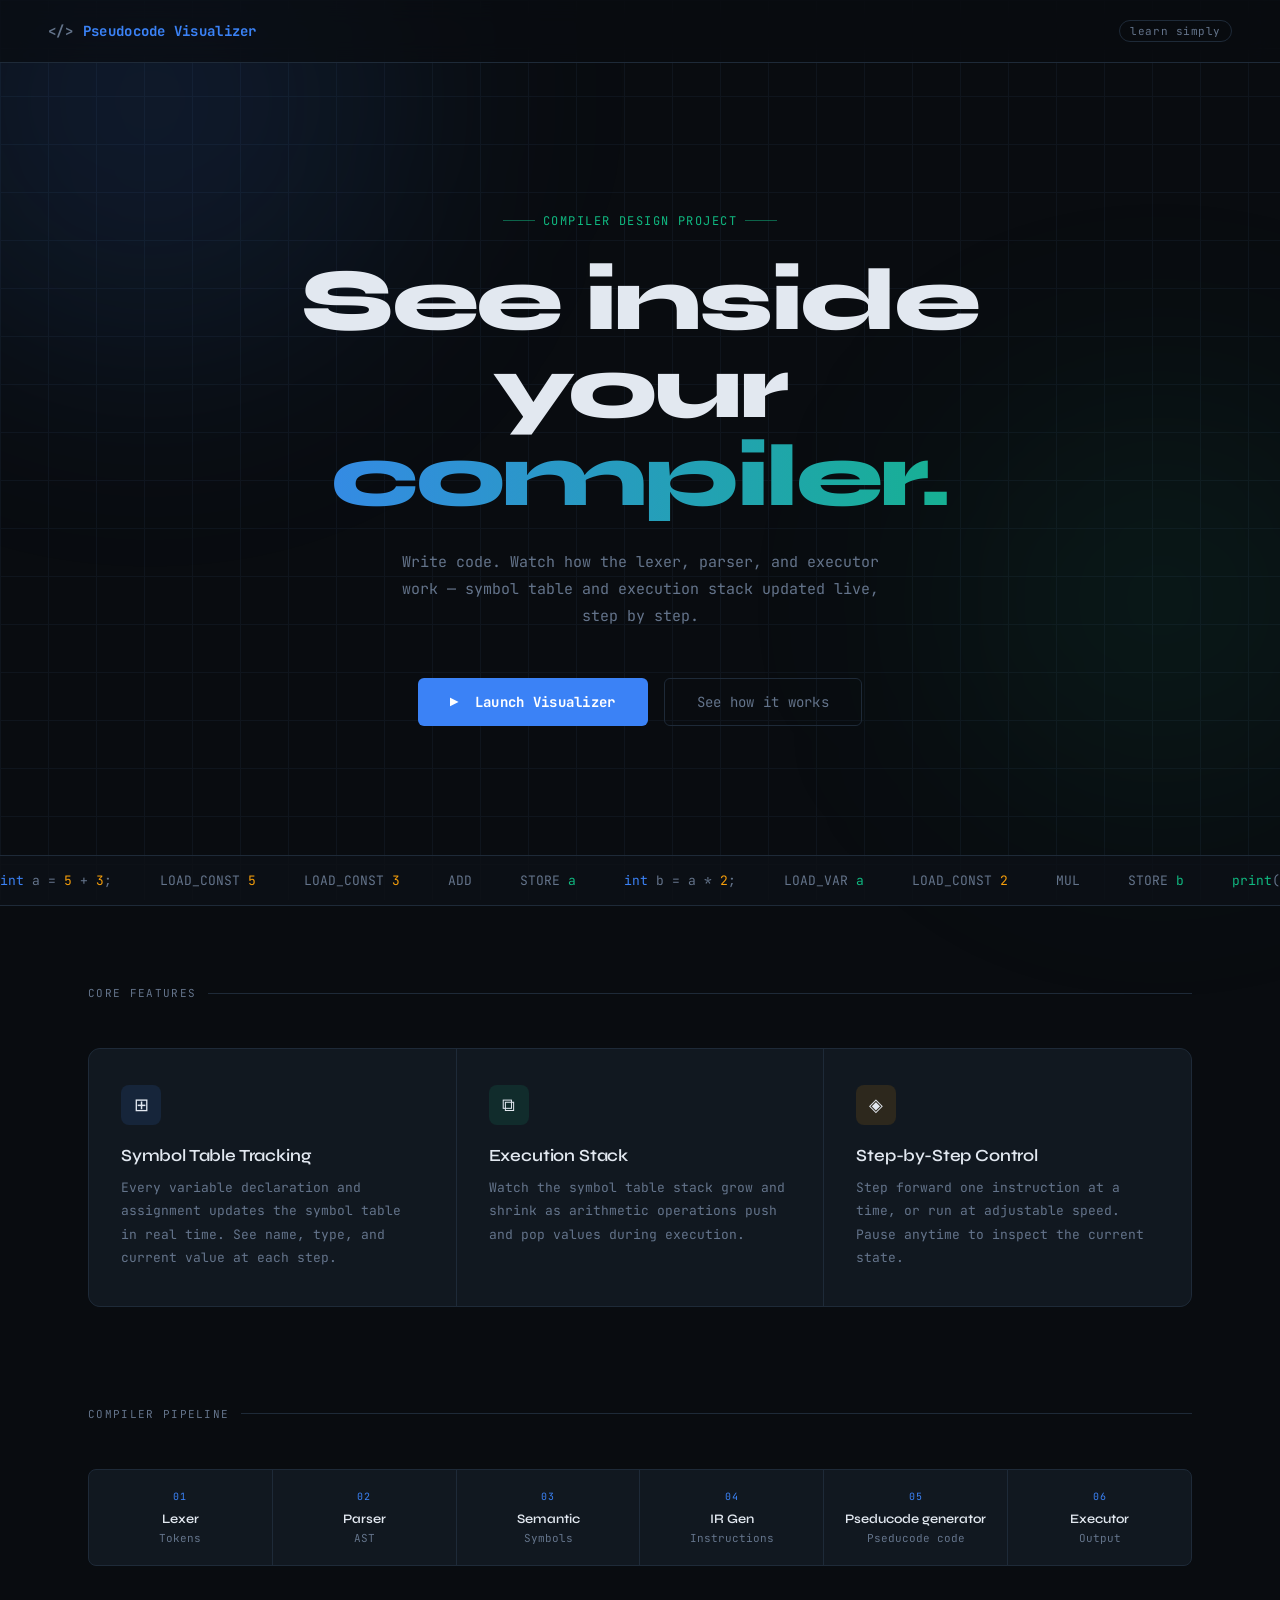
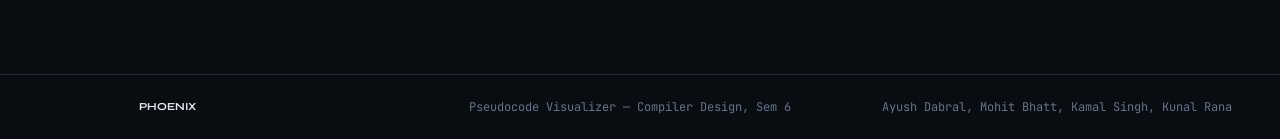
<file: compiler designe/project-root/frontend/index.html>
<!DOCTYPE html>
<html lang="en">
<head>
  <meta charset="UTF-8">
  <meta name="viewport" content="width=device-width, initial-scale=1.0">
  <title>Pseudocode Visualizer</title>
  <link rel="preconnect" href="https://fonts.googleapis.com">
  <link href="https://fonts.googleapis.com/css2?family=JetBrains+Mono:wght@400;700&family=Syne:wght@400;600;800&display=swap" rel="stylesheet">
  <style>
    *, *::before, *::after { box-sizing: border-box; margin: 0; padding: 0; }

    :root {
      --bg:       #090c10;
      --surface:  #0d1117;
      --card:     #111820;
      --border:   #1e2a38;
      --accent:   #3b82f6;
      --accent2:  #10b981;
      --accent3:  #f59e0b;
      --text:     #e2e8f0;
      --muted:    #64748b;
      --mono:     'JetBrains Mono', monospace;
      --display:  'Syne', sans-serif;
    }

    html { scroll-behavior: smooth; }

    body {
      background: var(--bg);
      color: var(--text);
      font-family: var(--display);
      min-height: 100vh;
      overflow-x: hidden;
    }

    /* ── grid bg ── */
    body::before {
      content: '';
      position: fixed;
      inset: 0;
      background-image:
        linear-gradient(var(--border) 1px, transparent 1px),
        linear-gradient(90deg, var(--border) 1px, transparent 1px);
      background-size: 48px 48px;
      opacity: 0.35;
      pointer-events: none;
      z-index: 0;
    }

    /* ── glow orbs ── */
    .orb {
      position: fixed;
      border-radius: 50%;
      filter: blur(120px);
      pointer-events: none;
      z-index: 0;
    }
    .orb-1 { width: 500px; height: 500px; background: rgba(59,130,246,0.12); top: -150px; left: -100px; }
    .orb-2 { width: 400px; height: 400px; background: rgba(16,185,129,0.08); bottom: 100px; right: -80px; }

    /* ── navbar ── */
    nav {
      position: relative;
      z-index: 10;
      display: flex;
      align-items: center;
      justify-content: space-between;
      padding: 20px 48px;
      border-bottom: 1px solid var(--border);
      backdrop-filter: blur(12px);
      background: rgba(9,12,16,0.7);
      position: sticky;
      top: 0;
    }

    .nav-logo {
      display: flex;
      align-items: center;
      gap: 10px;
      font-family: var(--mono);
      font-size: 14px;
      font-weight: 700;
      color: var(--accent);
      letter-spacing: 0.02em;
    }

    .nav-logo .bracket { color: var(--muted); }

    .nav-badge {
      font-family: var(--mono);
      font-size: 11px;
      padding: 3px 10px;
      border: 1px solid var(--border);
      border-radius: 20px;
      color: var(--muted);
      letter-spacing: 0.05em;
    }

    /* ── hero ── */
    .hero {
      position: relative;
      z-index: 1;
      min-height: 88vh;
      display: flex;
      flex-direction: column;
      align-items: center;
      justify-content: center;
      text-align: center;
      padding: 80px 24px 60px;
    }

    .hero-tag {
      font-family: var(--mono);
      font-size: 12px;
      color: var(--accent2);
      letter-spacing: 0.12em;
      text-transform: uppercase;
      margin-bottom: 28px;
      display: flex;
      align-items: center;
      gap: 8px;
    }

    .hero-tag::before,
    .hero-tag::after {
      content: '';
      width: 32px;
      height: 1px;
      background: var(--accent2);
      opacity: 0.5;
    }

    .hero h1 {
      font-size: clamp(40px, 7vw, 88px);
      font-weight: 800;
      line-height: 1.0;
      letter-spacing: -0.03em;
      margin-bottom: 28px;
      max-width: 900px;
    }

    .hero h1 .line-1 { color: var(--text); display: block; }
    .hero h1 .line-2 {
      display: block;
      background: linear-gradient(90deg, var(--accent), var(--accent2));
      -webkit-background-clip: text;
      -webkit-text-fill-color: transparent;
      background-clip: text;
    }

    .hero p {
      font-family: var(--mono);
      font-size: 15px;
      color: var(--muted);
      max-width: 520px;
      line-height: 1.8;
      margin-bottom: 48px;
    }

    .hero-actions {
      display: flex;
      gap: 16px;
      flex-wrap: wrap;
      justify-content: center;
    }

    .btn-primary {
      display: inline-flex;
      align-items: center;
      gap: 10px;
      padding: 14px 32px;
      background: var(--accent);
      color: #fff;
      font-family: var(--mono);
      font-size: 14px;
      font-weight: 700;
      border: none;
      border-radius: 6px;
      cursor: pointer;
      transition: background 0.2s, transform 0.15s, box-shadow 0.2s;
      letter-spacing: 0.02em;
      text-decoration: none;
    }

    .btn-primary:hover {
      background: #2563eb;
      transform: translateY(-2px);
      box-shadow: 0 8px 32px rgba(59,130,246,0.35);
    }

    .btn-primary:active { transform: translateY(0); }

    .btn-secondary {
      display: inline-flex;
      align-items: center;
      gap: 10px;
      padding: 14px 32px;
      background: transparent;
      color: var(--muted);
      font-family: var(--mono);
      font-size: 14px;
      border: 1px solid var(--border);
      border-radius: 6px;
      cursor: pointer;
      transition: border-color 0.2s, color 0.2s;
      letter-spacing: 0.02em;
    }

    .btn-secondary:hover { border-color: var(--accent); color: var(--accent); }

    /* ── code preview strip ── */
    .code-strip {
      position: relative;
      z-index: 1;
      width: 100%;
      overflow: hidden;
      border-top: 1px solid var(--border);
      border-bottom: 1px solid var(--border);
      padding: 16px 0;
      background: rgba(13,17,23,0.8);
      margin-bottom: 80px;
    }

    .code-strip-inner {
      display: flex;
      gap: 48px;
      white-space: nowrap;
      animation: marquee 18s linear infinite;
      font-family: var(--mono);
      font-size: 13px;
    }

    .code-strip span { color: var(--muted); }
    .code-strip .kw  { color: var(--accent); }
    .code-strip .val { color: var(--accent3); }
    .code-strip .fn  { color: var(--accent2); }

    @keyframes marquee {
      from { transform: translateX(0); }
      to   { transform: translateX(-50%); }
    }

    /* ── features ── */
    .features {
      position: relative;
      z-index: 1;
      padding: 0 48px 100px;
      max-width: 1200px;
      margin: 0 auto;
    }

    .section-label {
      font-family: var(--mono);
      font-size: 11px;
      color: var(--muted);
      letter-spacing: 0.12em;
      text-transform: uppercase;
      margin-bottom: 48px;
      display: flex;
      align-items: center;
      gap: 12px;
    }

    .section-label::after {
      content: '';
      flex: 1;
      height: 1px;
      background: var(--border);
    }

    .features-grid {
      display: grid;
      grid-template-columns: repeat(auto-fit, minmax(300px, 1fr));
      gap: 1px;
      background: var(--border);
      border: 1px solid var(--border);
      border-radius: 12px;
      overflow: hidden;
    }

    .feature-card {
      background: var(--card);
      padding: 36px 32px;
      transition: background 0.2s;
    }

    .feature-card:hover { background: #141c26; }

    .feature-icon {
      width: 40px;
      height: 40px;
      border-radius: 8px;
      display: flex;
      align-items: center;
      justify-content: center;
      font-size: 18px;
      margin-bottom: 20px;
    }

    .icon-blue  { background: rgba(59,130,246,0.12); }
    .icon-green { background: rgba(16,185,129,0.12); }
    .icon-amber { background: rgba(245,158,11,0.12); }

    .feature-card h3 {
      font-size: 17px;
      font-weight: 600;
      color: var(--text);
      margin-bottom: 10px;
      letter-spacing: -0.01em;
    }

    .feature-card p {
      font-family: var(--mono);
      font-size: 13px;
      color: var(--muted);
      line-height: 1.8;
    }

    /* ── pipeline section ── */
    .pipeline {
      position: relative;
      z-index: 1;
      padding: 0 48px 100px;
      max-width: 1200px;
      margin: 0 auto;
    }

    .pipeline-steps {
      display: flex;
      align-items: center;
      gap: 0;
      overflow-x: auto;
      padding-bottom: 8px;
    }

    .pipeline-step {
      flex: 1;
      min-width: 120px;
      background: var(--card);
      border: 1px solid var(--border);
      border-radius: 8px;
      padding: 20px 16px;
      text-align: center;
      position: relative;
    }

    .pipeline-step + .pipeline-step { margin-left: -1px; border-radius: 0; }
    .pipeline-step:first-child { border-radius: 8px 0 0 8px; }
    .pipeline-step:last-child  { border-radius: 0 8px 8px 0; }

    .step-num {
      font-family: var(--mono);
      font-size: 10px;
      color: var(--accent);
      letter-spacing: 0.1em;
      margin-bottom: 8px;
    }

    .step-name {
      font-size: 13px;
      font-weight: 600;
      color: var(--text);
      margin-bottom: 4px;
    }

    .step-desc {
      font-family: var(--mono);
      font-size: 11px;
      color: var(--muted);
    }

    /* ── footer ── */
    footer {
      position: relative;
      z-index: 1;
      border-top: 1px solid var(--border);
      padding: 24px 48px;
      display: flex;
      justify-content: space-between;
      align-items: center;
    }

    footer p {
      font-family: var(--mono);
      font-size: 12px;
      color: var(--muted);
    }

    /* ── animations ── */
    .fade-up {
      opacity: 0;
      transform: translateY(24px);
      animation: fadeUp 0.7s ease forwards;
    }

    @keyframes fadeUp {
      to { opacity: 1; transform: translateY(0); }
    }

    .delay-1 { animation-delay: 0.1s; }
    .delay-2 { animation-delay: 0.2s; }
    .delay-3 { animation-delay: 0.35s; }
    .delay-4 { animation-delay: 0.5s; }

    /* ── responsive ── */
    @media (max-width: 768px) {
      nav { padding: 16px 20px; }
      .hero { padding: 60px 20px 40px; }
      .features, .pipeline { padding-left: 20px; padding-right: 20px; }
      footer { flex-direction: column; gap: 8px; text-align: center; }
    }
  </style>
</head>
<body>

  <div class="orb orb-1"></div>
  <div class="orb orb-2"></div>

  <!-- navbar -->
  <nav>
    <div class="nav-logo">
      <span class="bracket">&lt;/&gt;</span>
      Pseudocode Visualizer
    </div>
    <span class="nav-badge">learn simply</span>
  </nav>

  <!-- hero -->
  <section class="hero">
    <div class="hero-tag fade-up">Compiler Design Project</div>

    <h1 class="fade-up delay-1">
      <span class="line-1">See inside your</span>
      <span class="line-2">compiler.</span>
    </h1>

    <p class="fade-up delay-2">
      Write code. Watch how the lexer, parser, and executor work — symbol table and execution stack updated live, step by step.
    </p>

    <div class="hero-actions fade-up delay-3">
      <button class="btn-primary" onclick="startApp()">
        ▶ &nbsp;Launch Visualizer
      </button>
      <button class="btn-secondary" onclick="scrollToFeatures()">
        See how it works
      </button>
    </div>
  </section>

  <!-- scrolling code strip -->
  <div class="code-strip">
    <div class="code-strip-inner">
      <!-- duplicate for seamless loop -->
      <span><span class="kw">int</span> a = <span class="val">5</span> + <span class="val">3</span>;</span>
      <span>LOAD_CONST <span class="val">5</span></span>
      <span>LOAD_CONST <span class="val">3</span></span>
      <span>ADD</span>
      <span>STORE <span class="fn">a</span></span>
      <span><span class="kw">int</span> b = a * <span class="val">2</span>;</span>
      <span>LOAD_VAR <span class="fn">a</span></span>
      <span>LOAD_CONST <span class="val">2</span></span>
      <span>MUL</span>
      <span>STORE <span class="fn">b</span></span>
      <span><span class="fn">print</span>(b);</span>
      <span>PRINT → OUTPUT: <span class="val">16</span></span>
      &nbsp;&nbsp;&nbsp;&nbsp;&nbsp;&nbsp;
      <span><span class="kw">int</span> a = <span class="val">5</span> + <span class="val">3</span>;</span>
      <span>LOAD_CONST <span class="val">5</span></span>
      <span>LOAD_CONST <span class="val">3</span></span>
      <span>ADD</span>
      <span>STORE <span class="fn">a</span></span>
      <span><span class="kw">int</span> b = a * <span class="val">2</span>;</span>
      <span>LOAD_VAR <span class="fn">a</span></span>
      <span>LOAD_CONST <span class="val">2</span></span>
      <span>MUL</span>
      <span>STORE <span class="fn">b</span></span>
      <span><span class="fn">print</span>(b);</span>
      <span>PRINT → OUTPUT: <span class="val">16</span></span>
    </div>
  </div>

  <!-- features -->
  <section class="features" id="features">
    <div class="section-label">Core features</div>
    <div class="features-grid">
      <div class="feature-card">
        <div class="feature-icon icon-blue">⊞</div>
        <h3>Symbol Table Tracking</h3>
        <p>Every variable declaration and assignment updates the symbol table in real time. See name, type, and current value at each step.</p>
      </div>
      <div class="feature-card">
        <div class="feature-icon icon-green">⧉</div>
        <h3>Execution Stack</h3>
        <p>Watch the symbol table stack grow and shrink as arithmetic operations push and pop values during execution.</p>
      </div>
      <div class="feature-card">
        <div class="feature-icon icon-amber">◈</div>
        <h3>Step-by-Step Control</h3>
        <p>Step forward one instruction at a time, or run at adjustable speed. Pause anytime to inspect the current state.</p>
      </div>
    </div>
  </section>

  <!-- pipeline -->
  <section class="pipeline">
    <div class="section-label">Compiler pipeline</div>
    <div class="pipeline-steps">
      <div class="pipeline-step">
        <div class="step-num">01</div>
        <div class="step-name">Lexer</div>
        <div class="step-desc">Tokens</div>
      </div>
      <div class="pipeline-step">
        <div class="step-num">02</div>
        <div class="step-name">Parser</div>
        <div class="step-desc">AST</div>
      </div>
      <div class="pipeline-step">
        <div class="step-num">03</div>
        <div class="step-name">Semantic</div>
        <div class="step-desc">Symbols</div>
      </div>
      <div class="pipeline-step">
        <div class="step-num">04</div>
        <div class="step-name">IR Gen</div>
        <div class="step-desc">Instructions</div>
      </div>
      <div class="pipeline-step">
        <div class="step-num">05</div>
        <div class="step-name">Pseducode generator</div>
        <div class="step-desc">Pseducode code</div>
      </div>
      <div class="pipeline-step">
        <div class="step-num">06</div>
        <div class="step-name">Executor</div>
        <div class="step-desc">Output</div>
      </div>
    </div>
  </section>

  <footer>
    <p><h6>PHOENIX<h6></h6></p>
    <p>Pseudocode Visualizer — Compiler Design, Sem 6</p>
    <p>Ayush Dabral, Mohit Bhatt, Kamal Singh, Kunal Rana</p>
  </footer>

  <script>
    function startApp() {
      window.location.href = 'app.html';
    }

    function scrollToFeatures() {
      document.getElementById('features').scrollIntoView({ behavior: 'smooth' });
    }
  </script>

</body>
</html>
</file>
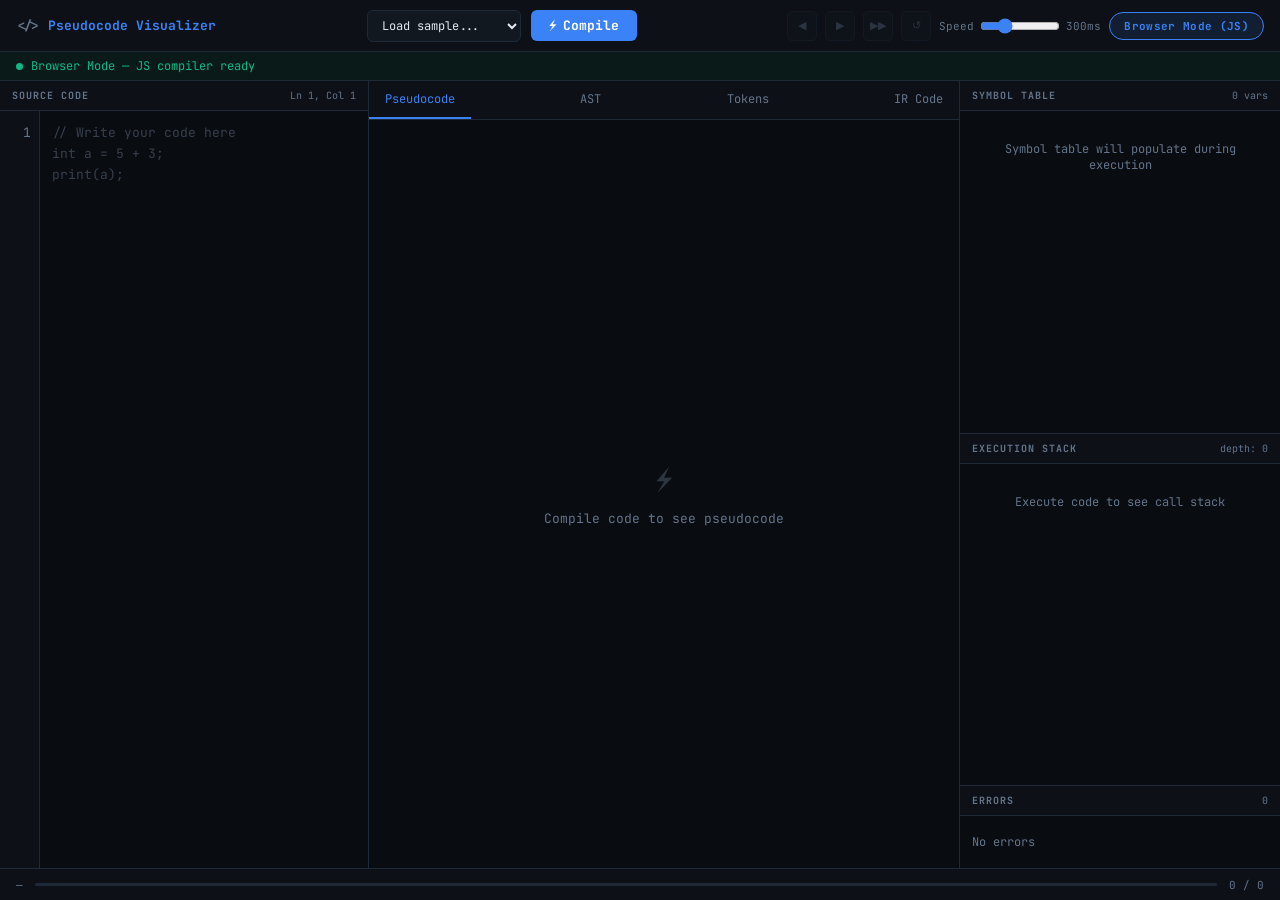
<file: compiler designe/project-root/frontend/app.html>
<!DOCTYPE html>
<html lang="en">
<head>
  <meta charset="UTF-8">
  <meta name="viewport" content="width=device-width, initial-scale=1.0">
  <title>Pseudocode Visualizer</title>
  <link rel="preconnect" href="https://fonts.googleapis.com">
  <link href="https://fonts.googleapis.com/css2?family=JetBrains+Mono:wght@400;700&family=Syne:wght@400;600;800&display=swap" rel="stylesheet">
  <link rel="stylesheet" href="css/layout.css">
  <link rel="stylesheet" href="css/style.css">
</head>
<body>
 
  <!-- ── NAVBAR ── -->
  <nav class="navbar">
    <div class="nav-left">
      <a href="index.html" class="nav-logo">
        <span class="bracket">&lt;/&gt;</span>
        Pseudocode Visualizer
      </a>
    </div>
 
    <div class="nav-center">
      <!-- Sample loader -->
      <div class="dropdown-wrap">
        <select id="sampleSelect" onchange="loadSample(this.value)">
          <option value="">Load sample...</option>
          <option value="basic">Basic arithmetic</option>
        </select>
      </div>
 
      <!-- Compile -->
      <button id="btnCompile" class="btn-compile" onclick="handleCompile().catch(e => showErrors([e.message]))">
        <span class="btn-icon">⚡</span> Compile
      </button>
    </div>
 
    <div class="nav-right">
      <!-- Step controls -->
      <button id="btnStepBack" class="ctrl-btn" onclick="handleStepBack()" disabled title="Step back">◀</button>
      <button id="btnStepFwd"  class="ctrl-btn" onclick="handleStepForward()" disabled title="Step forward">▶</button>
      <button id="btnRun"      class="ctrl-btn" onclick="handleRun()" disabled title="Run all">▶▶</button>
      <button id="btnReset"    class="ctrl-btn" onclick="handleReset()" disabled title="Reset">↺</button>
 
      <!-- Speed -->
      <div class="speed-wrap">
        <span class="speed-label">Speed</span>
        <input type="range" id="speedSlider" min="50" max="1000" value="300" step="50"
               oninput="handleSpeed(this.value)">
        <span id="speedVal" class="speed-label">300ms</span>
      </div>
 
      <!-- Mode toggle -->
      <button id="btnMode" class="btn-mode js-mode" onclick="toggleMode()" title="Switch compiler mode">
        <span id="modeLabel">Browser Mode (JS)</span>
      </button>
    </div>
  </nav>
 
  <!-- STATUS BAR -->
  <div id="statusBar" class="status-bar hidden">
    <span id="statusDot" class="status-dot"></span>
    <span id="statusText">—</span>
  </div>
 
  <!-- ── MAIN LAYOUT ── -->
  <div class="app-body">
 
    <!-- LEFT: source editor -->
    <div class="pane pane-editor">
      <div class="pane-header">
        <span class="pane-title">SOURCE CODE</span>
        <span id="cursorPos" class="pane-meta">Ln 1, Col 1</span>
      </div>
      <div class="editor-wrap">
        <div class="line-numbers" id="lineNumbers">1</div>
        <textarea
          id="codeEditor"
          class="code-editor"
          spellcheck="false"
          autocomplete="off"
          autocorrect="off"
          placeholder="// Write your code here&#10;int a = 5 + 3;&#10;print(a);"
          oninput="handleEditorInput()"
          onkeydown="handleEditorKey(event)"
          onscroll="syncScroll()"
          onclick="updateCursor()"
          onkeyup="updateCursor()"
        ></textarea>
      </div>
    </div>
 
    <!-- MIDDLE: output tabs -->
    <div class="pane pane-output">
      <div class="pane-header tabs-header">
        <button class="tab active" onclick="switchTab('pseudocode', this)">Pseudocode</button>
        <button class="tab" onclick="switchTab('ast', this)">AST</button>
        <button class="tab" onclick="switchTab('tokens', this)">Tokens</button>
        <button class="tab" onclick="switchTab('ir', this)">IR Code</button>
      </div>
 
      <div id="tab-pseudocode" class="tab-content active">
        <div class="empty-state" id="pseudoEmpty">
          <div class="empty-icon">⚡</div>
          <p>Compile code to see pseudocode</p>
        </div>
        <div id="pseudocodeOutput" class="pseudo-output"></div>
      </div>
 
      <div id="tab-ast" class="tab-content">
        <div class="empty-state" id="astEmpty">
          <div class="empty-icon">🌲</div>
          <p>Compile code to see AST</p>
        </div>
        <div id="astOutput" class="ast-canvas-wrap">
          <svg id="astSvg" class="ast-svg"></svg>
        </div>
      </div>
 
      <div id="tab-tokens" class="tab-content">
        <div class="empty-state" id="tokensEmpty">
          <div class="empty-icon">◈</div>
          <p>Compile code to see tokens</p>
        </div>
        <div id="tokensOutput" class="tokens-grid"></div>
      </div>
 
      <div id="tab-ir" class="tab-content">
        <div class="empty-state" id="irEmpty">
          <div class="empty-icon">⊞</div>
          <p>Compile code to see IR</p>
        </div>
        <div id="irOutput" class="ir-output"></div>
      </div>
    </div>
 
    <!-- RIGHT: symbol table, stack, errors -->
    <div class="pane pane-sidebar">
 
      <div class="sidebar-section">
        <div class="pane-header">
          <span class="pane-title">SYMBOL TABLE</span>
          <span id="symCount" class="pane-meta">0 vars</span>
        </div>
        <div id="symbolTable" class="symbol-table">
          <div class="empty-state-sm">Symbol table will populate during execution</div>
        </div>
      </div>
 
      <div class="sidebar-section">
        <div class="pane-header">
          <span class="pane-title">EXECUTION STACK</span>
          <span id="stackDepth" class="pane-meta">depth: 0</span>
        </div>
        <div id="execStack" class="exec-stack">
          <div class="empty-state-sm">Execute code to see call stack</div>
        </div>
      </div>
 
      <div class="sidebar-section sidebar-errors">
        <div class="pane-header">
          <span class="pane-title">ERRORS</span>
          <span id="errCount" class="pane-meta">0</span>
        </div>
        <div id="errorsPanel" class="errors-panel">
          <div class="no-errors">No errors</div>
        </div>
      </div>
 
    </div>
  </div>
 
  <!-- ── STEP INDICATOR BAR ── -->
  <div class="step-bar" id="stepBar">
    <span id="stepInfo" class="step-info">—</span>
    <div class="step-progress">
      <div class="step-progress-fill" id="stepFill" style="width:0%"></div>
    </div>
    <span id="stepCounter" class="step-info">0 / 0</span>
  </div>
 
  <!-- ── SCRIPTS (order matters) ── -->
  <script src="js/utils/helpers.js"></script>
  <script src="js/state.js"></script>
  <script src="js/api.js"></script>
  <script src="js/components/editor.js"></script>
  <script src="js/components/symbolTable.js"></script>
  <script src="js/components/stackView.js"></script>
  <script src="js/components/pseducode.js"></script>
  <script src="js/components/controls.js"></script>
  <script src="js/main.js"></script>
 
</body>
</html>
</file>
<file: compiler designe/project-root/frontend/css/layout.css>
*, *::before, *::after { box-sizing: border-box; margin: 0; padding: 0; }
 
html, body {
  height: 100%;
  overflow: hidden;
}
 
body {
  display: flex;
  flex-direction: column;
}
 
/* navbar */
.navbar {
  flex-shrink: 0;
  display: flex;
  align-items: center;
  justify-content: space-between;
  gap: 12px;
  height: 52px;
  padding: 0 16px;
  z-index: 100;
}
 
.nav-left  { display: flex; align-items: center; min-width: 200px; }
.nav-center { display: flex; align-items: center; gap: 10px; flex: 1; justify-content: center; }
.nav-right { display: flex; align-items: center; gap: 8px; min-width: 200px; justify-content: flex-end; }
 
/* main 3-column layout */
.app-body {
  flex: 1;
  display: grid;
  grid-template-columns: 1fr 1.6fr 320px;
  min-height: 0;
  overflow: hidden;
}
 
.pane {
  display: flex;
  flex-direction: column;
  min-height: 0;
  overflow: hidden;
}
 
/* editor pane */
.pane-editor { border-right: 1px solid var(--border); }
 
.editor-wrap {
  display: flex;
  flex: 1;
  min-height: 0;
  overflow: hidden;
}
 
.line-numbers {
  flex-shrink: 0;
  width: 40px;
  padding: 12px 8px;
  text-align: right;
  overflow: hidden;
  white-space: pre;
  line-height: 1.6;
  user-select: none;
}
 
.code-editor {
  flex: 1;
  resize: none;
  border: none;
  outline: none;
  padding: 12px;
  line-height: 1.6;
  overflow-y: auto;
  white-space: pre;
  overflow-wrap: normal;
}
 
/* output pane */
.pane-output { border-right: 1px solid var(--border); }
 
.tabs-header {
  display: flex;
  gap: 0;
  padding: 0 !important;
}
 
.tab-content {
  display: none;
  flex: 1;
  overflow-y: auto;
  padding: 16px;
}
 
.tab-content.active { display: flex; flex-direction: column; }
 
/* sidebar */
.pane-sidebar {
  display: flex;
  flex-direction: column;
  overflow: hidden;
}
 
.sidebar-section {
  display: flex;
  flex-direction: column;
  flex: 1;
  min-height: 0;
  overflow: hidden;
  border-bottom: 1px solid var(--border);
}
 
.sidebar-section:last-child { border-bottom: none; }
 
.sidebar-errors { flex: 0 0 auto; min-height: 80px; max-height: 160px; }
 
.symbol-table,
.exec-stack,
.errors-panel {
  flex: 1;
  overflow-y: auto;
  padding: 10px 12px;
}
 
/* step bar */
.step-bar {
  flex-shrink: 0;
  height: 32px;
  display: flex;
  align-items: center;
  gap: 12px;
  padding: 0 16px;
  border-top: 1px solid var(--border);
}
 
.step-progress {
  flex: 1;
  height: 3px;
  border-radius: 2px;
  background: var(--border);
  overflow: hidden;
}
 
.step-progress-fill {
  height: 100%;
  background: var(--accent);
  border-radius: 2px;
  transition: width 0.2s ease;
}
 
/* ── status bar layout ── */
.status-bar {
  flex-shrink: 0;
  z-index: 5;
}
</file>
<file: compiler designe/project-root/frontend/css/style.css>
:root {
  --bg:       #090c10;
  --surface:  #0d1117;
  --card:     #111820;
  --border:   #1e2a38;
  --accent:   #3b82f6;
  --accent2:  #10b981;
  --accent3:  #f59e0b;
  --red:      #ef4444;
  --text:     #e2e8f0;
  --muted:    #64748b;
  --mono:     'JetBrains Mono', monospace;
  --display:  'Syne', sans-serif;
}
 
body {
  background: var(--bg);
  color: var(--text);
  font-family: var(--display);
  font-size: 14px;
}
 
/* ── navbar ── */
.navbar {
  background: var(--surface);
  border-bottom: 1px solid var(--border);
}
 
.nav-logo {
  display: flex;
  align-items: center;
  gap: 8px;
  font-family: var(--mono);
  font-size: 13px;
  font-weight: 700;
  color: var(--accent);
  text-decoration: none;
}
 
.nav-logo .bracket { color: var(--muted); }
 
.dropdown-wrap select {
  background: var(--card);
  color: var(--text);
  border: 1px solid var(--border);
  border-radius: 6px;
  padding: 6px 10px;
  font-family: var(--mono);
  font-size: 12px;
  cursor: pointer;
  outline: none;
}
 
.dropdown-wrap select:focus { border-color: var(--accent); }
 
.btn-compile {
  display: inline-flex;
  align-items: center;
  gap: 6px;
  padding: 7px 18px;
  background: var(--accent);
  color: #fff;
  font-family: var(--mono);
  font-size: 13px;
  font-weight: 700;
  border: none;
  border-radius: 6px;
  cursor: pointer;
  transition: background 0.15s, transform 0.1s;
}
 
.btn-compile:hover  { background: #2563eb; }
.btn-compile:active { transform: scale(0.97); }
.btn-compile.running { background: var(--accent3); }
 
.ctrl-btn {
  width: 30px;
  height: 30px;
  display: flex;
  align-items: center;
  justify-content: center;
  background: var(--card);
  color: var(--muted);
  border: 1px solid var(--border);
  border-radius: 5px;
  font-size: 11px;
  cursor: pointer;
  transition: color 0.15s, border-color 0.15s;
}
 
.ctrl-btn:hover:not(:disabled) { color: var(--text); border-color: var(--accent); }
.ctrl-btn:disabled { opacity: 0.35; cursor: not-allowed; }
 
.speed-wrap {
  display: flex;
  align-items: center;
  gap: 6px;
}
 
.speed-label {
  font-family: var(--mono);
  font-size: 11px;
  color: var(--muted);
  white-space: nowrap;
}
 
#speedSlider {
  width: 80px;
  accent-color: var(--accent);
}
 
/* ── pane headers ── */
.pane-header {
  display: flex;
  align-items: center;
  justify-content: space-between;
  padding: 8px 12px;
  border-bottom: 1px solid var(--border);
  background: var(--surface);
  flex-shrink: 0;
}
 
.pane-title {
  font-family: var(--mono);
  font-size: 10px;
  font-weight: 700;
  color: var(--muted);
  letter-spacing: 0.1em;
}
 
.pane-meta {
  font-family: var(--mono);
  font-size: 10px;
  color: var(--muted);
}
 
/* ── tabs ── */
.tab {
  padding: 10px 16px;
  background: transparent;
  color: var(--muted);
  border: none;
  border-bottom: 2px solid transparent;
  font-family: var(--mono);
  font-size: 12px;
  cursor: pointer;
  transition: color 0.15s, border-color 0.15s;
}
 
.tab:hover  { color: var(--text); }
.tab.active { color: var(--accent); border-bottom-color: var(--accent); }
 
/* ── editor ── */
.line-numbers {
  background: var(--surface);
  color: var(--muted);
  font-family: var(--mono);
  font-size: 13px;
  border-right: 1px solid var(--border);
}
 
.code-editor {
  background: var(--bg);
  color: var(--text);
  font-family: var(--mono);
  font-size: 13px;
  caret-color: var(--accent);
}
 
.code-editor::placeholder { color: var(--muted); opacity: 0.5; }
 
/* ── pseudocode output ── */
.pseudo-output { width: 100%; }
 
.pseudo-line {
  display: flex;
  align-items: center;
  gap: 10px;
  padding: 5px 8px;
  border-radius: 4px;
  font-family: var(--mono);
  font-size: 13px;
  margin-bottom: 2px;
  transition: background 0.15s;
}
 
.pseudo-line.active {
  background: rgba(59,130,246,0.15);
  border-left: 2px solid var(--accent);
}
 
.pseudo-line.done { opacity: 0.45; }
 
.pseudo-line-num {
  color: var(--muted);
  font-size: 11px;
  min-width: 20px;
  text-align: right;
}
 
.pseudo-line-text { color: var(--text); }
 
.kw  { color: #7dd3fc; }
.val { color: #fbbf24; }
.fn  { color: #86efac; }
.op  { color: var(--muted); }
 
/* ── tokens grid ── */
.tokens-grid {
  display: flex;
  flex-wrap: wrap;
  gap: 6px;
  align-content: flex-start;
}
 
.token-chip {
  display: inline-flex;
  flex-direction: column;
  align-items: center;
  padding: 6px 10px;
  border-radius: 6px;
  border: 1px solid var(--border);
  background: var(--card);
  min-width: 60px;
}
 
.token-type {
  font-family: var(--mono);
  font-size: 9px;
  color: var(--accent);
  letter-spacing: 0.08em;
  text-transform: uppercase;
  margin-bottom: 3px;
}
 
.token-val {
  font-family: var(--mono);
  font-size: 12px;
  color: var(--text);
}
 
/* ── IR output ── */
.ir-output { width: 100%; }
 
.ir-line {
  display: flex;
  align-items: center;
  gap: 12px;
  padding: 4px 8px;
  border-radius: 4px;
  font-family: var(--mono);
  font-size: 13px;
  margin-bottom: 1px;
}
 
.ir-line.active {
  background: rgba(245,158,11,0.15);
  border-left: 2px solid var(--accent3);
}
 
.ir-line.done { opacity: 0.4; }
 
.ir-idx  { color: var(--muted); font-size: 10px; min-width: 24px; text-align: right; }
.ir-op   { color: var(--accent3); font-weight: 700; min-width: 96px; }
.ir-arg  { color: var(--text); }
 
/* ── AST output ── */
.mono-output {
  font-family: var(--mono);
  font-size: 12px;
  color: var(--text);
  line-height: 1.7;
  white-space: pre;
}
 
/* ── symbol table ── */
.sym-table {
  width: 100%;
  border-collapse: collapse;
}
 
.sym-table th {
  font-family: var(--mono);
  font-size: 10px;
  color: var(--muted);
  letter-spacing: 0.08em;
  text-transform: uppercase;
  padding: 4px 8px;
  text-align: left;
  border-bottom: 1px solid var(--border);
}
 
.sym-table td {
  font-family: var(--mono);
  font-size: 12px;
  padding: 6px 8px;
  border-bottom: 1px solid rgba(30,42,56,0.5);
  transition: background 0.2s;
}
 
.sym-table tr.updated td { background: rgba(59,130,246,0.1); }
 
.sym-name  { color: var(--text); }
.sym-type  { color: var(--accent); }
.sym-value { color: var(--accent3); }
 
/* ── execution stack ── */
.stack-frame {
  display: flex;
  align-items: center;
  justify-content: center;
  padding: 8px 12px;
  margin-bottom: 4px;
  background: var(--card);
  border: 1px solid var(--border);
  border-radius: 6px;
  font-family: var(--mono);
  font-size: 13px;
  color: var(--text);
  transition: all 0.2s ease;
}
 
.stack-frame.new {
  background: rgba(59,130,246,0.12);
  border-color: var(--accent);
  color: var(--accent);
}
 
/* ── errors ── */
.no-errors {
  font-family: var(--mono);
  font-size: 12px;
  color: var(--muted);
  padding: 8px 0;
}
 
.error-item {
  display: flex;
  gap: 8px;
  align-items: flex-start;
  padding: 6px 8px;
  margin-bottom: 4px;
  background: rgba(239,68,68,0.08);
  border: 1px solid rgba(239,68,68,0.25);
  border-radius: 6px;
  font-family: var(--mono);
  font-size: 12px;
  color: #fca5a5;
}
 
.error-icon { color: var(--red); flex-shrink: 0; }
 
/* ── step bar ── */
.step-bar {
  background: var(--surface);
}
 
.step-info {
  font-family: var(--mono);
  font-size: 11px;
  color: var(--muted);
  white-space: nowrap;
}
 
/* ── empty states ── */
.empty-state {
  display: flex;
  flex-direction: column;
  align-items: center;
  justify-content: center;
  flex: 1;
  gap: 12px;
  color: var(--muted);
  font-family: var(--mono);
  font-size: 13px;
}
 
.empty-icon { font-size: 28px; opacity: 0.4; }
 
.empty-state-sm {
  font-family: var(--mono);
  font-size: 12px;
  color: var(--muted);
  text-align: center;
  padding: 20px 12px;
}
 
/* ── scrollbars ── */
::-webkit-scrollbar { width: 6px; height: 6px; }
::-webkit-scrollbar-track { background: transparent; }
::-webkit-scrollbar-thumb { background: var(--border); border-radius: 3px; }
::-webkit-scrollbar-thumb:hover { background: var(--muted); }
 
/* ── AST tree visualizer ── */
.ast-canvas-wrap {
  width: 100%;
  flex: 1;
  overflow: auto;
  background: var(--bg);
}
 
.ast-svg {
  display: block;
  overflow: visible;
}
 
/* node circle */
.ast-node-circle {
  fill: var(--card);
  stroke: var(--border);
  stroke-width: 1.5;
  transition: fill 0.15s, stroke 0.15s;
  cursor: default;
}
.ast-node-circle:hover { fill: #1a2535; stroke: var(--accent); }
 
/* node label text */
.ast-node-label {
  font-family: var(--mono);
  font-size: 11px;
  fill: var(--text);
  text-anchor: middle;
  dominant-baseline: central;
  pointer-events: none;
  user-select: none;
}
 
.ast-node-sub {
  font-family: var(--mono);
  font-size: 10px;
  fill: var(--accent3);
  text-anchor: middle;
  dominant-baseline: central;
  pointer-events: none;
  user-select: none;
}
 
/* connector lines */
.ast-edge {
  stroke: var(--border);
  stroke-width: 1.5;
  fill: none;
}
 
/* node type colors */
.ast-node-program  .ast-node-circle { stroke: var(--accent);  fill: rgba(59,130,246,0.1); }
.ast-node-stmt     .ast-node-circle { stroke: var(--accent2); fill: rgba(16,185,129,0.1); }
.ast-node-expr     .ast-node-circle { stroke: var(--accent3); fill: rgba(245,158,11,0.1); }
.ast-node-leaf     .ast-node-circle { stroke: var(--muted);   fill: var(--card); }
 
/* tooltip */
.ast-tooltip {
  position: absolute;
  background: var(--card);
  border: 1px solid var(--border);
  border-radius: 6px;
  padding: 6px 10px;
  font-family: var(--mono);
  font-size: 11px;
  color: var(--text);
  pointer-events: none;
  white-space: nowrap;
  z-index: 999;
  opacity: 0;
  transition: opacity 0.15s;
}
 
/* ── Mode toggle button ── */
.btn-mode {
  display: inline-flex;
  align-items: center;
  gap: 6px;
  padding: 6px 14px;
  font-family: var(--mono);
  font-size: 11px;
  font-weight: 700;
  border-radius: 20px;
  border: 1px solid var(--border);
  cursor: pointer;
  transition: all 0.2s;
  white-space: nowrap;
  letter-spacing: 0.03em;
}
 
.btn-mode.js-mode {
  background: rgba(59,130,246,0.12);
  color: var(--accent);
  border-color: var(--accent);
}
 
.btn-mode.py-mode {
  background: rgba(16,185,129,0.12);
  color: var(--accent2);
  border-color: var(--accent2);
}
 
.btn-mode:hover { opacity: 0.8; transform: translateY(-1px); }
 
/* ── Status bar ── */
.status-bar {
  display: flex;
  align-items: center;
  gap: 8px;
  padding: 6px 16px;
  font-family: var(--mono);
  font-size: 12px;
  color: var(--text);
  border-bottom: 1px solid var(--border);
  background: rgba(16,185,129,0.08);
  transition: all 0.3s;
  flex-shrink: 0;
}
 
.status-bar.hidden { display: none; }
.status-bar.error  { background: rgba(239,68,68,0.08); color: #fca5a5; }
.status-bar.ok     { background: rgba(16,185,129,0.08); color: var(--accent2); }
.status-bar.loading { background: rgba(245,158,11,0.08); color: var(--accent3); }
 
.status-dot {
  width: 7px;
  height: 7px;
  border-radius: 50%;
  background: currentColor;
  flex-shrink: 0;
}
 
.status-bar.loading .status-dot {
  animation: pulse 1s ease-in-out infinite;
}
 
@keyframes pulse {
  0%, 100% { opacity: 1; }
  50%       { opacity: 0.3; }
}
</file>
